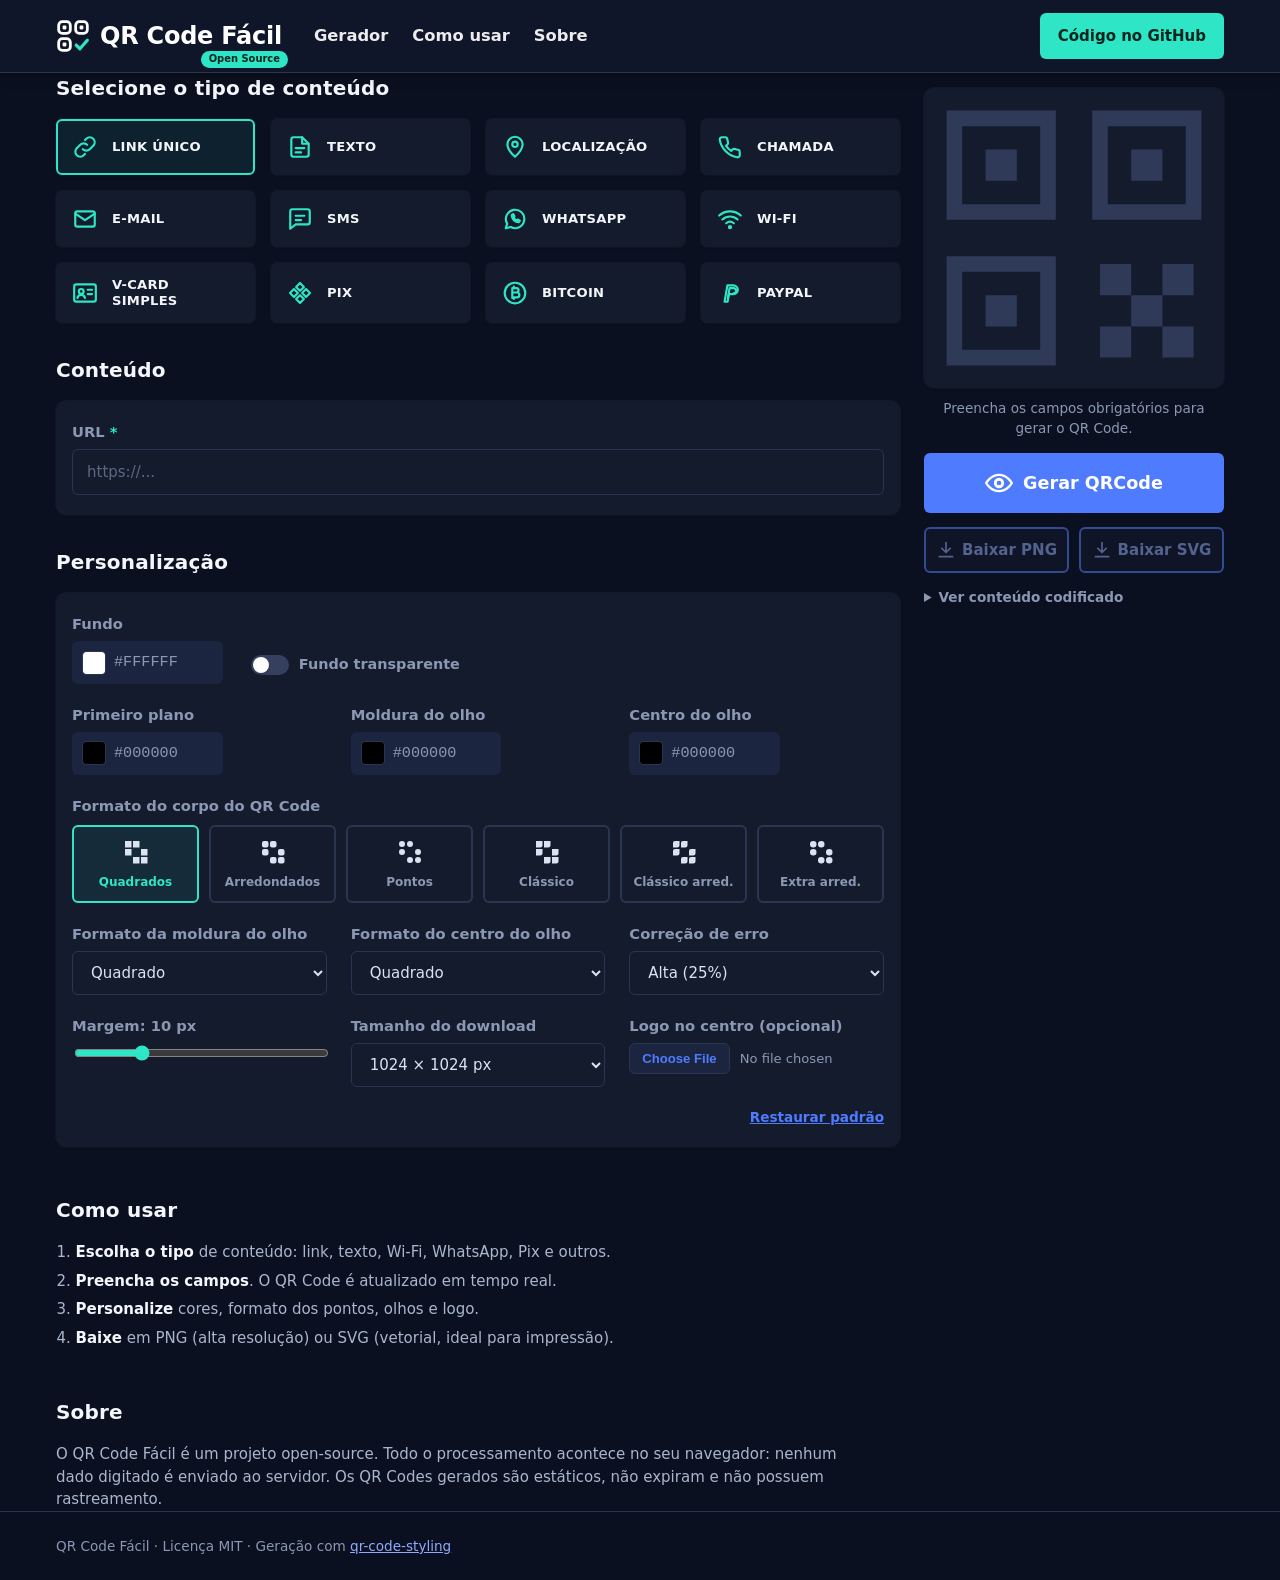
<file: index.html>
<!doctype html>
<html lang="pt-BR" data-theme="dark">
<head>
  <meta charset="utf-8">
  <meta name="viewport" content="width=device-width, initial-scale=1">
  <title>QR Code Fácil · Gerador de QR Code personalizado</title>
  <meta name="description" content="Gere QR Codes personalizados para links, Wi-Fi, WhatsApp, vCard, Pix e mais. 100% no navegador, gratuito e open-source.">
  <meta name="theme-color" content="#0f1629">
  <link rel="icon" type="image/svg+xml" href="assets/img/favicon.svg">
  <link rel="stylesheet" href="assets/css/style.css?v=1.1.0">
</head>
<body>
  <a class="skip-link" href="#conteudo-principal">Pular para o conteúdo</a>

  <!-- ============ Cabeçalho ============ -->
  <header class="site-header">
    <div class="container header-inner">
      <a class="brand" href="./" aria-label="QR Code Fácil, página inicial">
        <svg class="brand-logo" viewBox="0 0 32 32" aria-hidden="true">
          <rect x="2.5" y="2.5" width="11" height="11" rx="3.5" fill="none" stroke="currentColor" stroke-width="2.6"/>
          <rect x="18.5" y="2.5" width="11" height="11" rx="3.5" fill="none" stroke="currentColor" stroke-width="2.6"/>
          <rect x="2.5" y="18.5" width="11" height="11" rx="3.5" fill="none" stroke="currentColor" stroke-width="2.6"/>
          <rect x="6.2" y="6.2" width="3.6" height="3.6" rx="1" fill="currentColor"/>
          <rect x="22.2" y="6.2" width="3.6" height="3.6" rx="1" fill="currentColor"/>
          <rect x="6.2" y="22.2" width="3.6" height="3.6" rx="1" fill="currentColor"/>
          <path d="M19 24.5l3.5 3.5 7-8" fill="none" stroke="var(--accent)" stroke-width="3" stroke-linecap="round" stroke-linejoin="round"/>
        </svg>
        <span class="brand-name">QR Code Fácil</span>
        <span class="brand-badge">Open Source</span>
      </a>

      <button class="nav-toggle" type="button" aria-expanded="false" aria-controls="menu-principal">
        <span class="sr-only">Abrir menu</span>
        <span class="nav-toggle-bar"></span>
      </button>

      <nav id="menu-principal" class="main-nav" aria-label="Menu principal">
        <ul>
          <li><a href="#gerador">Gerador</a></li>
          <li><a href="#como-usar">Como usar</a></li>
          <li><a href="#sobre">Sobre</a></li>
        </ul>
        <a class="btn btn-accent" href="https://github.com/efbecker/qrcode" target="_blank" rel="noopener">Código no GitHub</a>
      </nav>
    </div>
  </header>

  <main id="conteudo-principal" class="container">
    <div id="gerador" class="layout">

      <!-- ============ Coluna esquerda: formulário ============ -->
      <div class="col-form">

        <section aria-labelledby="titulo-tipo">
          <h2 id="titulo-tipo" class="section-title">Selecione o tipo de conteúdo</h2>
          <div id="type-grid" class="type-grid" role="radiogroup" aria-labelledby="titulo-tipo">
            <!-- Cards gerados por app.js a partir de QR_TYPES -->
          </div>
        </section>

        <section aria-labelledby="titulo-conteudo">
          <h2 id="titulo-conteudo" class="section-title">Conteúdo</h2>
          <form id="content-form" class="panel form-grid" novalidate autocomplete="off">
            <!-- Campos gerados dinamicamente conforme o tipo selecionado -->
          </form>
        </section>

        <section aria-labelledby="titulo-personalizacao">
          <h2 id="titulo-personalizacao" class="section-title">Personalização</h2>
          <form id="style-form" class="panel" novalidate>

            <div class="style-row">
              <div class="field">
                <label for="bgColor">Fundo</label>
                <div class="color-field">
                  <input type="color" id="bgColor" value="#ffffff" data-hex-for="bgColorHex">
                  <input type="text" id="bgColorHex" class="hex-input" value="#FFFFFF" maxlength="7" spellcheck="false" aria-label="Cor de fundo em hexadecimal">
                </div>
              </div>
              <label class="switch">
                <input type="checkbox" id="bgTransparent">
                <span class="switch-track" aria-hidden="true"></span>
                <span class="switch-label">Fundo transparente</span>
              </label>
            </div>

            <div class="style-grid">
              <div class="field">
                <label for="dotsColor">Primeiro plano</label>
                <div class="color-field">
                  <input type="color" id="dotsColor" value="#000000" data-hex-for="dotsColorHex">
                  <input type="text" id="dotsColorHex" class="hex-input" value="#000000" maxlength="7" spellcheck="false" aria-label="Cor de primeiro plano em hexadecimal">
                </div>
              </div>
              <div class="field">
                <label for="eyeFrameColor">Moldura do olho</label>
                <div class="color-field">
                  <input type="color" id="eyeFrameColor" value="#000000" data-hex-for="eyeFrameColorHex">
                  <input type="text" id="eyeFrameColorHex" class="hex-input" value="#000000" maxlength="7" spellcheck="false" aria-label="Cor da moldura do olho em hexadecimal">
                </div>
              </div>
              <div class="field">
                <label for="eyeCenterColor">Centro do olho</label>
                <div class="color-field">
                  <input type="color" id="eyeCenterColor" value="#000000" data-hex-for="eyeCenterColorHex">
                  <input type="text" id="eyeCenterColorHex" class="hex-input" value="#000000" maxlength="7" spellcheck="false" aria-label="Cor do centro do olho em hexadecimal">
                </div>
              </div>
            </div>

            <fieldset class="shape-fieldset">
              <legend>Formato do corpo do QR Code</legend>
              <div class="shape-options" id="dotsType">
                <!-- Opções geradas por app.js -->
              </div>
            </fieldset>

            <div class="style-grid">
              <div class="field">
                <label for="eyeFrameType">Formato da moldura do olho</label>
                <select id="eyeFrameType">
                  <option value="square">Quadrado</option>
                  <option value="extra-rounded">Arredondado</option>
                  <option value="dot">Círculo</option>
                </select>
              </div>
              <div class="field">
                <label for="eyeCenterType">Formato do centro do olho</label>
                <select id="eyeCenterType">
                  <option value="square">Quadrado</option>
                  <option value="dot">Círculo</option>
                </select>
              </div>
              <div class="field">
                <label for="ecLevel">Correção de erro</label>
                <select id="ecLevel">
                  <option value="L">Baixa (7%)</option>
                  <option value="M">Média (15%)</option>
                  <option value="Q" selected>Alta (25%)</option>
                  <option value="H">Máxima (30%)</option>
                </select>
              </div>
            </div>

            <div class="style-grid">
              <div class="field">
                <label for="margin">Margem: <output id="marginOut" for="margin">10</output> px</label>
                <input type="range" id="margin" min="0" max="40" value="10">
              </div>
              <div class="field">
                <label for="exportSize">Tamanho do download</label>
                <select id="exportSize">
                  <option value="512">512 × 512 px</option>
                  <option value="1024" selected>1024 × 1024 px</option>
                  <option value="2048">2048 × 2048 px</option>
                  <option value="4096">4096 × 4096 px</option>
                </select>
              </div>
              <div class="field">
                <label for="logoFile">Logo no centro (opcional)</label>
                <div class="file-field">
                  <input type="file" id="logoFile" accept="image/png,image/jpeg,image/svg+xml,image/webp">
                  <button type="button" id="logoClear" class="btn-link" hidden>Remover logo</button>
                </div>
              </div>
            </div>

            <div class="style-actions">
              <button type="button" id="resetStyle" class="btn-link">Restaurar padrão</button>
            </div>
          </form>
        </section>
      </div>

      <!-- ============ Coluna direita: preview e ações ============ -->
      <aside class="col-preview" aria-labelledby="titulo-preview">
        <div class="preview-sticky">
          <h2 id="titulo-preview" class="sr-only">Pré-visualização</h2>
          <div class="preview-card">
            <div id="qr-preview" class="qr-preview" aria-live="polite"></div>
            <div id="qr-placeholder" class="qr-placeholder" aria-hidden="true">
              <svg viewBox="0 0 100 100">
                <path d="M4 4h36v36H4zM60 4h36v36H60zM4 60h36v36H4z" fill="none" stroke="currentColor" stroke-width="6"/>
                <path d="M16 16h12v12H16zM72 16h12v12H72zM16 72h12v12H16zM60 60h12v12H60zM84 60h12v12H84zM72 72h12v12H72zM60 84h12v12H60zM84 84h12v12H84z" fill="currentColor"/>
              </svg>
            </div>
          </div>
          <p id="qr-status" class="qr-status" role="status">Preencha o conteúdo para gerar o QR Code.</p>

          <button type="button" id="btnGenerate" class="btn btn-primary btn-block btn-lg">
            <svg viewBox="0 0 24 24" aria-hidden="true"><path d="M1 12s4-7 11-7 11 7 11 7-4 7-11 7S1 12 1 12z" fill="none" stroke="currentColor" stroke-width="2"/><circle cx="12" cy="12" r="3.2" fill="none" stroke="currentColor" stroke-width="2.4"/></svg>
            Gerar QRCode
          </button>

          <div class="download-row">
            <button type="button" id="btnPng" class="btn btn-outline" disabled>
              <svg viewBox="0 0 24 24" aria-hidden="true"><path d="M12 3v12m0 0l-5-5m5 5l5-5M4 20h16" fill="none" stroke="currentColor" stroke-width="2" stroke-linecap="round" stroke-linejoin="round"/></svg>
              Baixar PNG
            </button>
            <button type="button" id="btnSvg" class="btn btn-outline" disabled>
              <svg viewBox="0 0 24 24" aria-hidden="true"><path d="M12 3v12m0 0l-5-5m5 5l5-5M4 20h16" fill="none" stroke="currentColor" stroke-width="2" stroke-linecap="round" stroke-linejoin="round"/></svg>
              Baixar SVG
            </button>
          </div>

          <details class="payload-details">
            <summary>Ver conteúdo codificado</summary>
            <pre id="payload-view" class="payload-view">—</pre>
          </details>
        </div>
      </aside>
    </div>

    <!-- ============ Seções institucionais ============ -->
    <section id="como-usar" class="info-section" aria-labelledby="titulo-como-usar">
      <h2 id="titulo-como-usar" class="section-title">Como usar</h2>
      <ol class="steps">
        <li><strong>Escolha o tipo</strong> de conteúdo: link, texto, Wi-Fi, WhatsApp, Pix e outros.</li>
        <li><strong>Preencha os campos</strong>. O QR Code é atualizado em tempo real.</li>
        <li><strong>Personalize</strong> cores, formato dos pontos, olhos e logo.</li>
        <li><strong>Baixe</strong> em PNG (alta resolução) ou SVG (vetorial, ideal para impressão).</li>
      </ol>
    </section>

    <section id="sobre" class="info-section" aria-labelledby="titulo-sobre">
      <h2 id="titulo-sobre" class="section-title">Sobre</h2>
      <p>O QR Code Fácil é um projeto open-source. Todo o processamento acontece no seu navegador: nenhum dado digitado é enviado ao servidor. Os QR Codes gerados são estáticos, não expiram e não possuem rastreamento.</p>
    </section>
  </main>

  <footer class="site-footer">
    <div class="container">
      <p>QR Code Fácil · Licença MIT · Geração com <a href="https://github.com/kozakdenys/qr-code-styling" target="_blank" rel="noopener">qr-code-styling</a></p>
    </div>
  </footer>

  <!-- Biblioteca empacotada localmente (funciona offline) -->
  <script src="assets/vendor/qr-code-styling/qr-code-styling.js?v=1.9.2"></script>
  <script type="module" src="assets/js/app.js?v=1.1.0"></script>
</body>
</html>
</file>
<file: assets/css/style.css>
/* ==========================================================================
   QR Code Fácil · style.css
   Paleta azul/cinza com destaque rosa. Layout em CSS Grid + Flexbox.
   ========================================================================== */

:root {
  --primary: #4f7cff;
  --primary-600: #3d66e6;
  --primary-50: rgba(79, 124, 255, .14);
  --accent: #2ee6c5;
  --accent-600: #1fcfb0;
  --bg: #0b1020;
  --header-bg: #0f1629;
  --on-accent: #04241e;
  --accent-soft: rgba(46, 230, 197, .08);
  --focus: rgba(46, 230, 197, .5);
  --body-text: #aab6cc;
  --surface: #141b2d;
  --surface-muted: #1c2540;
  --border: #2a3552;
  --text: #dbe3f0;
  --text-title: #f3f6fb;
  --muted: #8b98b3;
  --ok: #3ddc97;
  --error: #ff6b81;
  --radius: 6px;
  --radius-lg: 10px;
  --shadow: 0 1px 2px rgba(0, 0, 0, .3), 0 0 0 1px rgba(255, 255, 255, .04);
  --shadow-hover: 0 6px 20px rgba(0, 0, 0, .45), 0 0 0 1px rgba(255, 255, 255, .08);
  --font: "Nunito", "Segoe UI", system-ui, -apple-system, Roboto, "Helvetica Neue", Arial, sans-serif;
  --header-h: 72px;
}

*,
*::before,
*::after { box-sizing: border-box; }

html { color-scheme: dark; scroll-behavior: smooth; scroll-padding-top: calc(var(--header-h) + 16px); }

body {
  margin: 0;
  font-family: var(--font);
  font-size: 15px;
  line-height: 1.5;
  color: var(--text);
  background: var(--bg);
  -webkit-font-smoothing: antialiased;
}

img, svg { display: block; max-width: 100%; }
button, input, select, textarea { font: inherit; color: inherit; }
a { color: #8fa9ff; }
[hidden] { display: none !important; }

.sr-only {
  position: absolute; width: 1px; height: 1px; padding: 0; margin: -1px;
  overflow: hidden; clip: rect(0 0 0 0); white-space: nowrap; border: 0;
}

.skip-link {
  position: absolute; left: 16px; top: -48px; z-index: 100;
  background: var(--accent); color: var(--on-accent); padding: 8px 14px; border-radius: var(--radius);
  text-decoration: none; font-weight: 700;
}
.skip-link:focus { top: 12px; }

:focus-visible { outline: 3px solid var(--focus); outline-offset: 2px; }

.container { width: 100%; max-width: 1200px; margin: 0 auto; padding: 0 16px; }

/* ------------------------------------------------------------- botões */
.btn {
  display: inline-flex; align-items: center; justify-content: center; gap: 10px;
  padding: 10px 16px; border: 2px solid transparent; border-radius: var(--radius);
  font-weight: 700; text-decoration: none; cursor: pointer;
  transition: background-color .15s, border-color .15s, color .15s, transform .05s;
}
.btn:active:not(:disabled) { transform: translateY(1px); }
.btn:disabled { opacity: .5; cursor: not-allowed; }
.btn svg { width: 20px; height: 20px; flex: none; }

.btn-accent { background: var(--accent); color: var(--on-accent); }
.btn-accent:hover { background: var(--accent-600); }

.btn-primary { background: var(--primary); color: #fff; }
.btn-primary:hover:not(:disabled) { background: var(--primary-600); }

.btn-outline { background: var(--surface); color: #9db4ff; border-color: #5d86ff; }
.btn-outline:hover:not(:disabled) { background: var(--primary-50); }

.btn-block { width: 100%; }
.btn-lg { padding: 14px 20px; font-size: 1.1rem; }
.btn-lg svg { width: 28px; height: 28px; }

.btn-link {
  background: none; border: 0; padding: 0; color: var(--primary);
  font-weight: 700; font-size: .85rem; cursor: pointer; text-decoration: underline;
}

/* ------------------------------------------------------------- cabeçalho */
.site-header {
  position: sticky; top: 0; z-index: 50;
  background: var(--header-bg); color: #fff;
  border-bottom: 1px solid var(--border);
  box-shadow: 0 2px 12px rgba(0, 0, 0, .35);
}
.header-inner { display: flex; align-items: center; gap: 32px; min-height: var(--header-h); }

.brand { display: flex; align-items: center; gap: 10px; color: #fff; text-decoration: none; position: relative; }
.brand-logo { width: 34px; height: 34px; }
.brand-name { font-size: 1.5rem; font-weight: 600; letter-spacing: -.01em; white-space: nowrap; }
.brand-badge {
  position: absolute; right: -6px; bottom: -14px;
  background: var(--accent); color: var(--on-accent); font-size: .62rem; font-weight: 700;
  padding: 1px 8px; border-radius: 999px; white-space: nowrap;
}

.main-nav { display: flex; align-items: center; flex: 1; gap: 24px; }
.main-nav ul { display: flex; gap: 24px; list-style: none; margin: 0; padding: 0; flex: 1; }
.main-nav ul a { color: #fff; text-decoration: none; font-weight: 600; font-size: 1.02rem; opacity: .92; }
.main-nav ul a:hover { opacity: 1; text-decoration: underline; text-underline-offset: 6px; }

.nav-toggle {
  display: none; margin-left: auto; width: 44px; height: 44px;
  background: none; border: 0; cursor: pointer; position: relative;
}
.nav-toggle-bar,
.nav-toggle-bar::before,
.nav-toggle-bar::after {
  position: absolute; left: 11px; width: 22px; height: 2px; background: #fff; border-radius: 2px;
  transition: transform .2s, opacity .2s;
}
.nav-toggle-bar { top: 21px; }
.nav-toggle-bar::before { content: ""; left: 0; top: -7px; }
.nav-toggle-bar::after { content: ""; left: 0; top: 7px; }
.nav-toggle[aria-expanded="true"] .nav-toggle-bar { background: transparent; }
.nav-toggle[aria-expanded="true"] .nav-toggle-bar::before { transform: translateY(7px) rotate(45deg); }
.nav-toggle[aria-expanded="true"] .nav-toggle-bar::after { transform: translateY(-7px) rotate(-45deg); }

/* ------------------------------------------------------------- layout */
main { padding-top: 32px; padding-bottom: 48px; }

.layout {
  display: grid;
  grid-template-columns: minmax(0, 1fr) 300px;
  gap: 16px 24px;
  align-items: start;
}

.section-title {
  color: var(--text-title); font-size: 1.25rem; font-weight: 800;
  margin: 0 0 16px; letter-spacing: .01em;
}
.col-form section + section { margin-top: 32px; }

.panel {
  background: var(--surface); border-radius: var(--radius-lg);
  padding: 20px 16px; box-shadow: var(--shadow);
}

/* ------------------------------------------------------------- cards de tipo */
.type-grid {
  display: grid;
  grid-template-columns: repeat(4, minmax(0, 1fr));
  gap: 16px;
}
.type-card {
  display: flex; align-items: center; gap: 14px;
  min-height: 56px; padding: 12px 14px;
  background: var(--surface); border: 2px solid transparent; border-radius: var(--radius);
  box-shadow: var(--shadow); cursor: pointer; text-align: left;
  transition: box-shadow .15s, border-color .15s, transform .15s;
}
.type-card:hover { box-shadow: var(--shadow-hover); transform: translateY(-1px); }
.type-card[aria-checked="true"] { border-color: var(--accent); background: var(--accent-soft); }
.type-icon { color: var(--accent); flex: none; }
.type-icon svg { width: 26px; height: 26px; }
.type-label {
  color: var(--text-title); font-weight: 800; font-size: .82rem;
  text-transform: uppercase; letter-spacing: .02em; line-height: 1.2;
}

/* ------------------------------------------------------------- formulários */
.form-grid {
  display: grid;
  grid-template-columns: repeat(2, minmax(0, 1fr));
  gap: 16px;
}
.field { display: flex; flex-direction: column; gap: 6px; min-width: 0; }
.field-full { grid-column: 1 / -1; }
.field > label, .shape-fieldset legend { color: var(--muted); font-weight: 600; font-size: .92rem; }
.req { color: var(--accent); }
.hint { color: var(--muted); font-size: .8rem; }

.field input[type="text"],
.field input[type="url"],
.field input[type="email"],
.field input[type="tel"],
.field textarea,
.field select {
  width: 100%; padding: 11px 14px;
  background: var(--surface); border: 1px solid var(--border); border-radius: var(--radius);
  transition: border-color .15s, box-shadow .15s;
}
.field textarea { resize: vertical; min-height: 84px; }
.field input::placeholder, .field textarea::placeholder { color: #5b6884; }
.field input:focus, .field textarea:focus, .field select:focus {
  outline: none; border-color: var(--primary); box-shadow: 0 0 0 3px rgba(79, 124, 255, .25);
}
.field-check { justify-content: flex-end; }

/* ------------------------------------------------------------- personalização */
.style-row { display: flex; align-items: flex-end; flex-wrap: wrap; gap: 12px 28px; margin-bottom: 20px; }
.style-grid {
  display: grid; grid-template-columns: repeat(3, minmax(0, 1fr));
  gap: 16px 24px; margin-bottom: 20px;
}

.color-field {
  display: inline-flex; align-items: center; gap: 8px;
  background: var(--surface-muted); border-radius: var(--radius); padding: 6px 10px;
  width: fit-content; max-width: 100%;
}
.color-field.is-disabled { opacity: .45; }
.color-field input[type="color"] {
  width: 24px; height: 24px; padding: 0; border: 1px solid var(--border); border-radius: 4px;
  background: none; cursor: pointer; flex: none;
}
.color-field input[type="color"]::-webkit-color-swatch-wrapper { padding: 0; }
.color-field input[type="color"]::-webkit-color-swatch { border: 0; border-radius: 3px; }
.color-field input[type="color"]::-moz-color-swatch { border: 0; border-radius: 3px; }
.color-field input.hex-input {
  width: 6.5em; border: 0; background: transparent; padding: 4px 0;
  font-family: ui-monospace, SFMono-Regular, Menlo, Consolas, monospace; font-size: .95rem;
  color: var(--muted); text-transform: uppercase;
}
.color-field input.hex-input:focus { outline: none; box-shadow: none; color: var(--text); }
.color-field input.hex-input.is-invalid { color: var(--error); }

.switch { display: inline-flex; align-items: center; gap: 10px; cursor: pointer; padding-bottom: 8px; }
.switch input { position: absolute; opacity: 0; width: 1px; height: 1px; }
.switch-track {
  position: relative; width: 38px; height: 20px; border-radius: 999px; background: #34405e;
  transition: background-color .15s; flex: none;
}
.switch-track::after {
  content: ""; position: absolute; top: 2px; left: 2px; width: 16px; height: 16px;
  border-radius: 50%; background: #fff; box-shadow: 0 1px 2px rgba(0, 0, 0, .25);
  transition: transform .15s;
}
.switch input:checked + .switch-track { background: var(--accent); }
.switch input:checked + .switch-track::after { transform: translateX(18px); }
.switch input:focus-visible + .switch-track { outline: 3px solid var(--focus); outline-offset: 2px; }
.switch-label { color: var(--muted); font-weight: 600; font-size: .9rem; }

.shape-fieldset { border: 0; margin: 0 0 20px; padding: 0; min-width: 0; }
.shape-fieldset legend { padding: 0; margin-bottom: 8px; }
.shape-options { display: grid; grid-template-columns: repeat(6, minmax(0, 1fr)); gap: 10px; }
.shape-option input { position: absolute; opacity: 0; width: 1px; height: 1px; }
.shape-box {
  display: flex; flex-direction: column; align-items: center; gap: 6px;
  padding: 10px 6px; border: 2px solid var(--border); border-radius: var(--radius);
  cursor: pointer; text-align: center; font-size: .75rem; font-weight: 700; color: var(--muted);
  transition: border-color .15s, color .15s, background-color .15s;
}
.shape-box svg { width: 30px; height: 30px; color: var(--text); }
.shape-option:hover .shape-box { border-color: var(--muted); }
.shape-option input:checked + .shape-box { border-color: var(--accent); color: var(--accent); background: var(--accent-soft); }
.shape-option input:focus-visible + .shape-box { outline: 3px solid var(--focus); outline-offset: 2px; }

input[type="range"] { width: 100%; accent-color: var(--accent); }
.file-field { display: flex; flex-direction: column; align-items: flex-start; gap: 6px; }
.file-field input[type="file"] { font-size: .82rem; max-width: 100%; color: var(--muted); }
.file-field input[type="file"]::file-selector-button {
  margin-right: 10px; padding: 7px 12px; border: 1px solid var(--border); border-radius: var(--radius);
  background: var(--surface-muted); color: var(--primary); font-weight: 700; cursor: pointer;
}
.style-actions { display: flex; justify-content: flex-end; }

/* ------------------------------------------------------------- preview */
.col-preview { align-self: stretch; }
.preview-sticky {
  position: sticky; top: calc(var(--header-h) + 16px);
  display: flex; flex-direction: column; gap: 14px;
}
.preview-card {
  background: var(--surface); border-radius: var(--radius-lg); box-shadow: var(--shadow);
  padding: 16px; aspect-ratio: 1 / 1; display: grid; place-items: center;
}
.qr-preview, .qr-placeholder { width: 100%; height: 100%; display: grid; place-items: center; }
.qr-preview svg, .qr-preview canvas { width: 100% !important; height: auto !important; max-width: 100%; }
.qr-preview.is-transparent {
  background-color: #2a3552;
  background-image:
    linear-gradient(45deg, #36446a 25%, transparent 25%),
    linear-gradient(-45deg, #36446a 25%, transparent 25%),
    linear-gradient(45deg, transparent 75%, #36446a 75%),
    linear-gradient(-45deg, transparent 75%, #36446a 75%);
  background-size: 16px 16px;
  background-position: 0 0, 0 8px, 8px -8px, -8px 0;
}
.qr-placeholder { color: #2f3a58; padding: 4px; }

.qr-status { margin: -4px 0 0; min-height: 1.4em; font-size: .85rem; color: var(--muted); text-align: center; }
.qr-status[data-kind="ok"] { color: var(--ok); }
.qr-status[data-kind="error"] { color: var(--error); }

.download-row { display: grid; grid-template-columns: 1fr 1fr; gap: 10px; }
.download-row .btn { padding: 10px 8px; gap: 6px; white-space: nowrap; }

.payload-details { font-size: .85rem; color: var(--muted); }
.payload-details summary { cursor: pointer; font-weight: 600; }
.payload-view {
  margin: 8px 0 0; padding: 10px; max-height: 180px; overflow: auto;
  background: var(--surface); border: 1px solid var(--border); border-radius: var(--radius);
  font-size: .78rem; white-space: pre-wrap; word-break: break-all; color: var(--text);
}

/* ------------------------------------------------------------- seções informativas */
.info-section { margin-top: 48px; max-width: 820px; }
.info-section p { margin: 0; color: var(--body-text); }
.steps { margin: 0; padding-left: 1.3em; color: var(--body-text); display: grid; gap: 6px; }
.steps strong { color: var(--text-title); }

.site-footer { padding: 24px 0; border-top: 1px solid var(--border); color: var(--muted); font-size: .85rem; }
.site-footer p { margin: 0; }

/* ------------------------------------------------------------- responsivo */
@media (max-width: 1100px) {
  .type-grid { grid-template-columns: repeat(3, minmax(0, 1fr)); }
  .shape-options { grid-template-columns: repeat(3, minmax(0, 1fr)); }
}

@media (max-width: 960px) {
  .layout { grid-template-columns: minmax(0, 1fr); }
  .col-preview { order: -1; }
  .preview-sticky { position: static; max-width: 420px; margin: 0 auto; width: 100%; }
  .preview-card { max-width: 320px; margin: 0 auto; width: 100%; }

  .nav-toggle { display: block; }
  .main-nav {
    display: none; position: absolute; left: 0; right: 0; top: var(--header-h);
    flex-direction: column; align-items: stretch; gap: 12px;
    background: var(--header-bg); padding: 12px 16px 20px;
    box-shadow: 0 8px 16px rgba(0, 0, 0, .15);
  }
  .main-nav.is-open { display: flex; }
  .main-nav ul { flex-direction: column; gap: 0; }
  .main-nav ul a { display: block; padding: 12px 0; border-bottom: 1px solid rgba(255, 255, 255, .12); }
}

@media (max-width: 640px) {
  :root { --header-h: 64px; }
  body { font-size: 14px; }
  main { padding-top: 20px; }
  .brand-name { font-size: 1.25rem; }
  .brand-logo { width: 28px; height: 28px; }
  .type-grid { grid-template-columns: repeat(2, minmax(0, 1fr)); gap: 10px; }
  .type-card { gap: 10px; padding: 10px; }
  .type-icon svg { width: 22px; height: 22px; }
  .type-label { font-size: .75rem; }
  .form-grid, .style-grid { grid-template-columns: minmax(0, 1fr); }
  .shape-options { grid-template-columns: repeat(3, minmax(0, 1fr)); gap: 8px; }
}

@media (prefers-reduced-motion: reduce) {
  *, *::before, *::after { transition: none !important; scroll-behavior: auto !important; }
}
</file>
